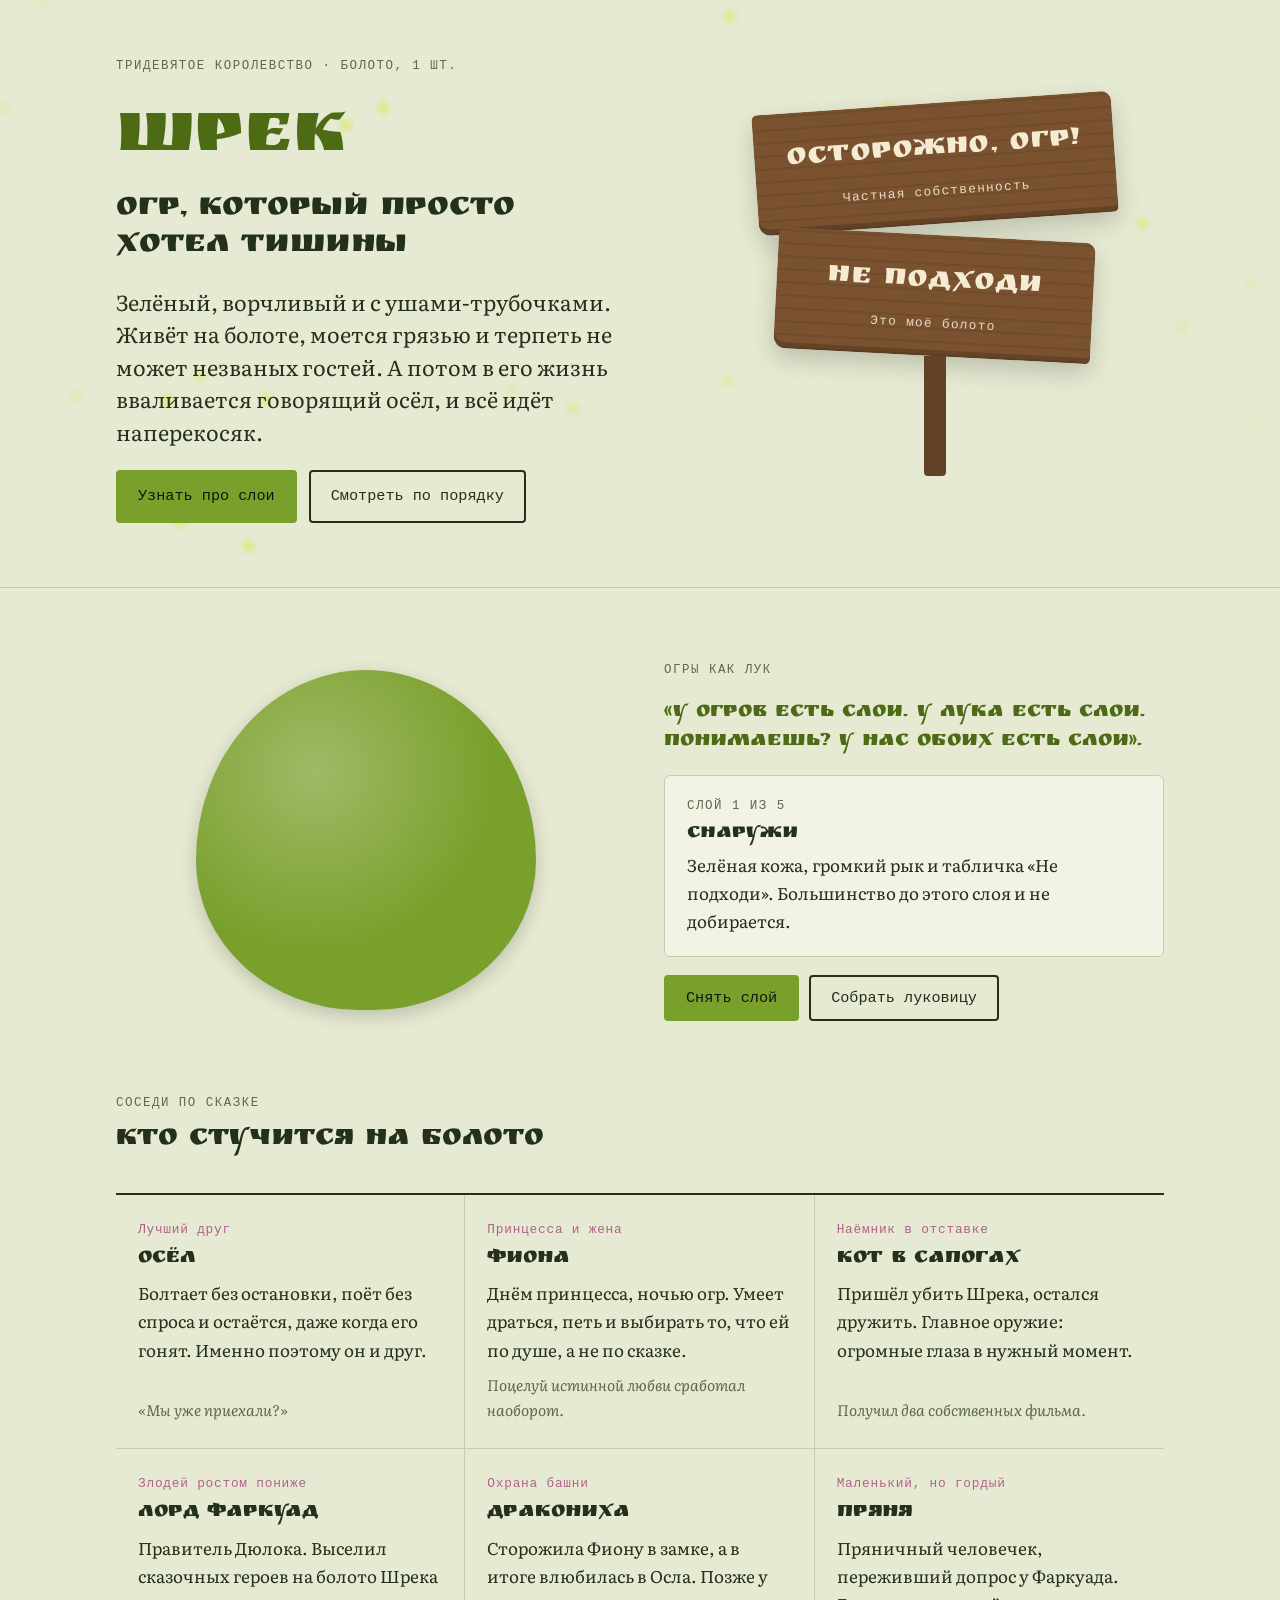
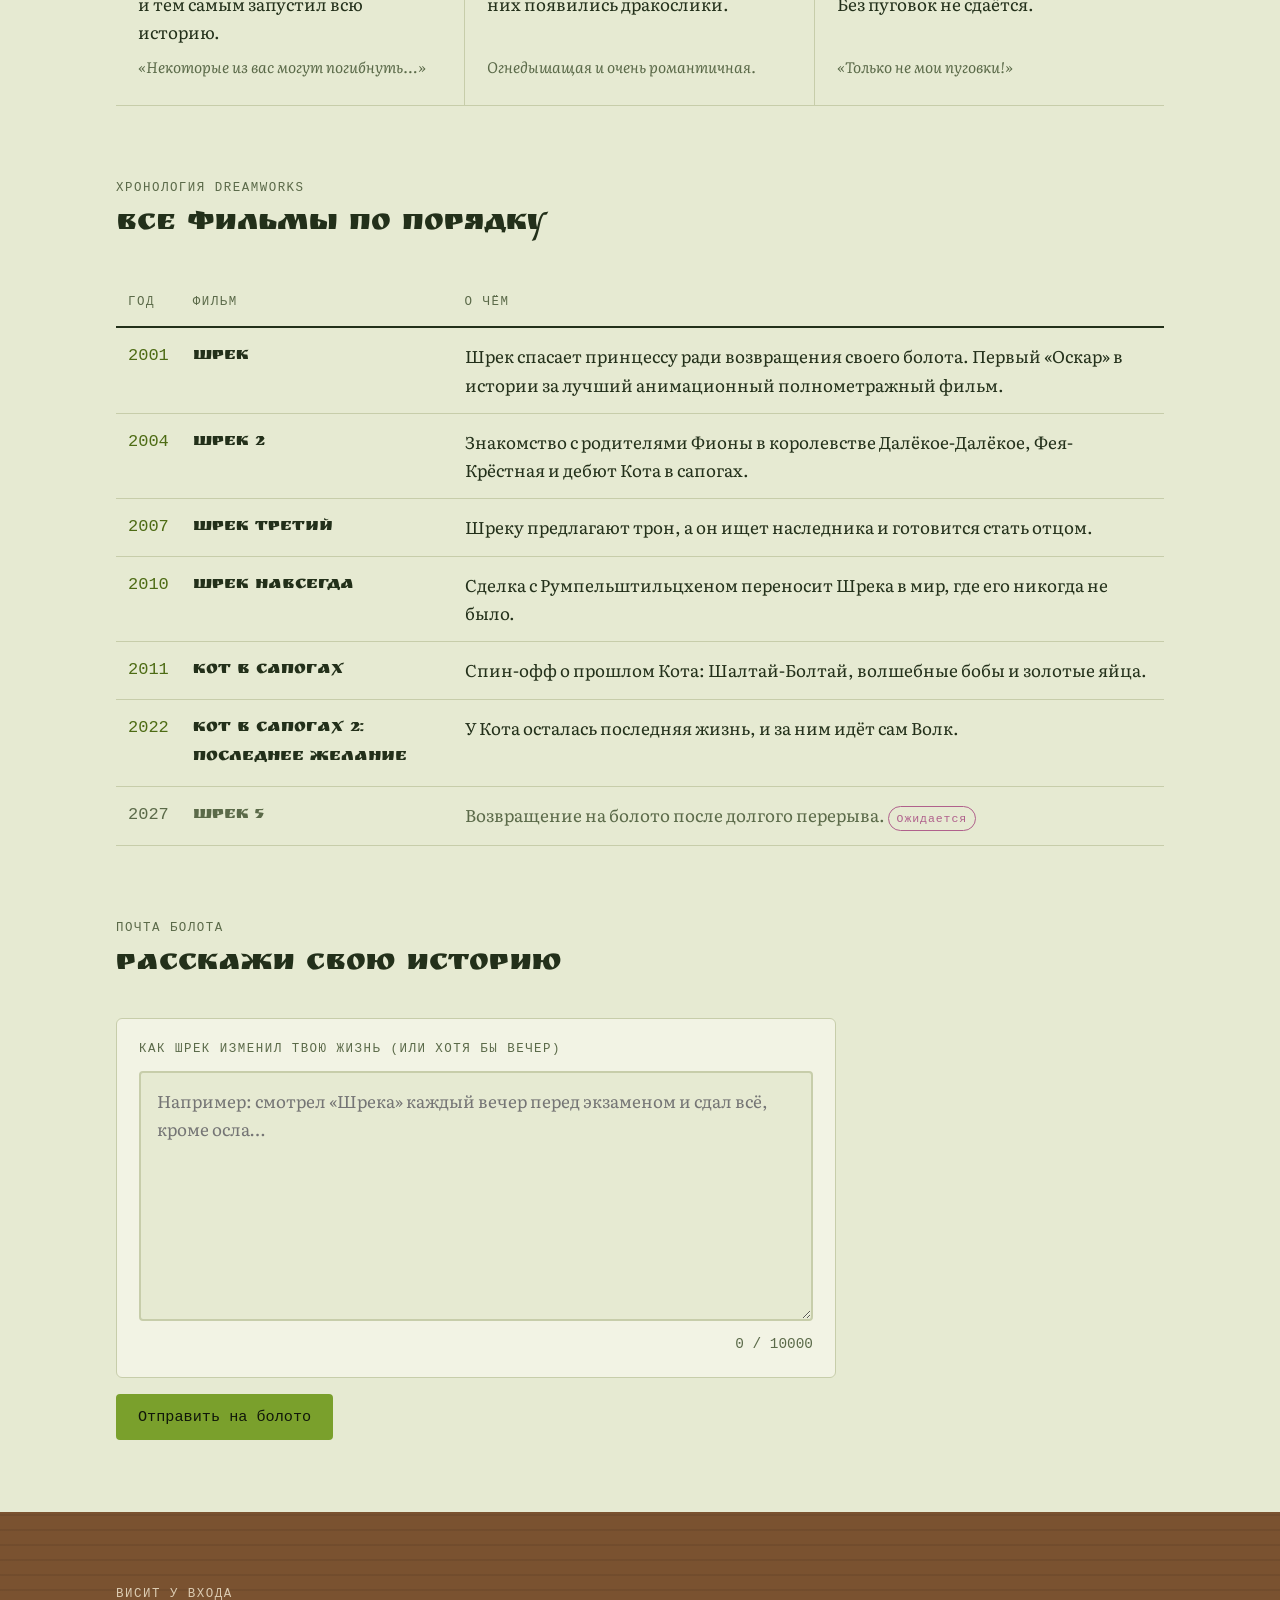
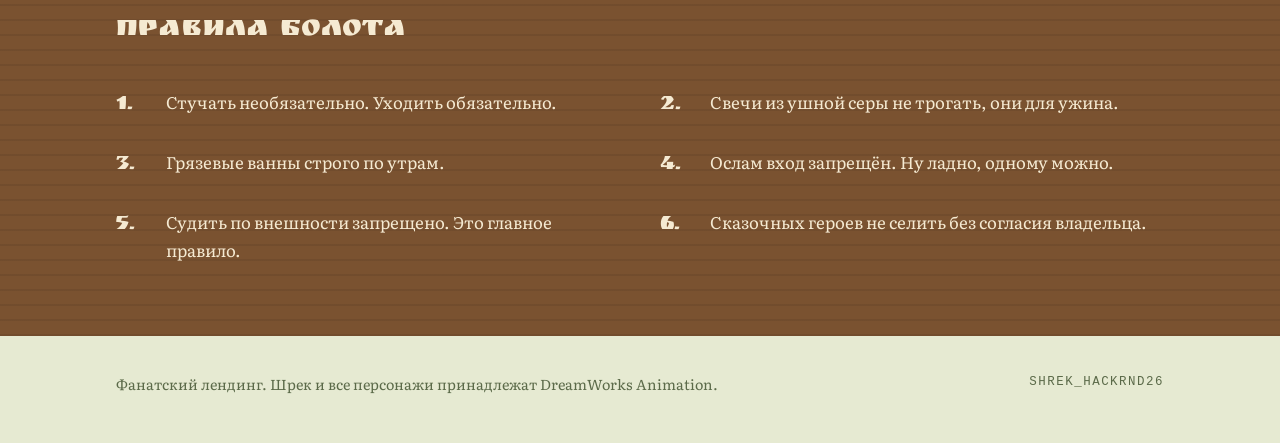
<file: index.html>
<!doctype html>
<html lang="ru">
<head>
<meta charset="utf-8">
<meta name="viewport" content="width=device-width, initial-scale=1, viewport-fit=cover">
<title>Болото Шрека</title>
<meta name="claude:viewport-fit-sides" content="cover">
<meta name="description" content="Лендинг о Шреке: болото, слои, друзья и все фильмы франшизы.">
<link rel="preconnect" href="https://fonts.googleapis.com">
<link rel="preconnect" href="https://fonts.gstatic.com" crossorigin>
<link rel="stylesheet" href="https://fonts.googleapis.com/css2?family=Ruslan+Display&family=Literata:ital,opsz,wght@0,7..72,400;0,7..72,600;1,7..72,400&family=PT+Mono&display=swap">
<style>
/* Layout: a walk into the swamp — a wooden-sign hero, a peelable onion, a row of neighbours, and a ledger of films. */
:root {
  --bg: #e6ead2;          /* pale bog moss */
  --surface: #f2f3e4;     /* dry reed */
  --fg: #23301a;          /* deep peat */
  --muted: #5b6a49;       /* lichen */
  --ogre: #7aa02c;        /* ogre skin */
  --ogre-deep: #4d6b14;
  --wood: #7a5230;        /* signpost plank */
  --wood-fg: #f5ead2;
  --onion: #b0618c;       /* red onion */
  --line: #c7cdaa;
  --font-display: "Ruslan Display", "Georgia", serif;
  --font-body: "Literata", "Georgia", "Times New Roman", serif;
  --font-mono: "PT Mono", ui-monospace, "Courier New", monospace;
  --step-0: 1.0625rem;
  --step-1: 1.35rem;
  --step-2: 1.9rem;
  --step-3: clamp(2.4rem, 7vw, 4.6rem);
}
@media (prefers-color-scheme: dark) {
  :root:not([data-theme="light"]) {
    --bg: #141a10; --surface: #1d2617; --fg: #e3e8cf; --muted: #9caa84;
    --ogre: #9cc548; --ogre-deep: #b9dc6c; --wood: #8a6038; --wood-fg: #fbf0d8;
    --onion: #d68ab2; --line: #33402a; color-scheme: dark;
  }
}
:root[data-theme="dark"] {
  --bg: #141a10; --surface: #1d2617; --fg: #e3e8cf; --muted: #9caa84;
  --ogre: #9cc548; --ogre-deep: #b9dc6c; --wood: #8a6038; --wood-fg: #fbf0d8;
  --onion: #d68ab2; --line: #33402a; color-scheme: dark;
}

* { box-sizing: border-box; }
html { scroll-behavior: smooth; }
@media (prefers-reduced-motion: reduce) { html { scroll-behavior: auto; } }
body {
  margin: 0;
  background: var(--bg);
  color: var(--fg);
  font: 400 var(--step-0)/1.65 var(--font-body);
}
.wrap {
  max-width: 1080px;
  margin: 0 auto;
  padding-left: max(16px, env(safe-area-inset-left, 0px));
  padding-right: max(16px, env(safe-area-inset-right, 0px));
}
h1, h2, h3 { font-family: var(--font-display); font-weight: 400; line-height: 1.1; text-wrap: balance; margin: 0; }
h2 { font-size: var(--step-2); }
p { margin: 0; max-width: 62ch; }
.label {
  font-family: var(--font-mono);
  font-size: .78rem;
  letter-spacing: .12em;
  text-transform: uppercase;
  color: var(--muted);
}
a { color: var(--ogre-deep); }
:focus-visible { outline: 3px solid var(--onion); outline-offset: 3px; }

/* ---------- Hero ---------- */
.hero { position: relative; overflow: hidden; border-bottom: 1px solid var(--line); }
#fireflies { position: absolute; inset: 0; width: 100%; height: 100%; pointer-events: none; }
.hero .wrap {
  position: relative;
  display: grid;
  grid-template-columns: minmax(0, 1.2fr) minmax(0, 1fr);
  align-items: center;
  gap: 40px;
  padding-block: 56px 64px;
}
.hero-copy { display: grid; gap: 22px; min-width: 0; }
.hero h1 { font-size: var(--step-3); color: var(--ogre-deep); }
.hero h1 span { display: block; color: var(--fg); font-size: .45em; margin-top: .35em; }
.hero p { font-size: var(--step-1); line-height: 1.5; }
.cta-row { display: flex; flex-wrap: wrap; gap: 12px; }
.btn {
  display: inline-block;
  font-family: var(--font-mono);
  font-size: .95rem;
  text-decoration: none;
  padding: 12px 20px;
  border-radius: 4px;
  border: 2px solid var(--fg);
  color: var(--fg);
  background: transparent;
  cursor: pointer;
  transition: transform .15s ease, background .15s ease;
}
.btn:hover { transform: translateY(-2px); }
.btn.primary { background: var(--ogre); border-color: var(--ogre); color: #10170a; }

/* Signpost */
.sign { justify-self: center; display: grid; justify-items: center; width: min(100%, 360px); }
.plank {
  width: 100%;
  background: var(--wood);
  color: var(--wood-fg);
  font-family: var(--font-display);
  text-align: center;
  padding: 22px 18px;
  border-radius: 6px 10px 5px 12px;
  box-shadow: inset 0 -6px 0 rgba(0,0,0,.18), 0 10px 24px rgba(0,0,0,.18);
  transform: rotate(-4deg);
  background-image: repeating-linear-gradient(0deg, rgba(0,0,0,.08) 0 2px, transparent 2px 13px);
}
.plank + .plank { transform: rotate(3deg); margin-top: 10px; width: 88%; }
.plank strong { display: block; font-size: 1.9rem; font-weight: 400; letter-spacing: .04em; }
.plank small { display: block; font-family: var(--font-mono); font-size: .8rem; letter-spacing: .1em; margin-top: 6px; opacity: .9; }
.post { width: 22px; height: 120px; background: var(--wood); filter: brightness(.8); border-radius: 0 0 4px 4px; }

/* ---------- Sections ---------- */
section { padding-block: 72px; }
.section-head { display: grid; gap: 10px; margin-bottom: 36px; }

/* Onion */
.onion-grid {
  display: grid;
  grid-template-columns: minmax(0, 1fr) minmax(0, 1fr);
  gap: 48px;
  align-items: center;
}
.onion-stage { display: grid; place-items: center; }
.onion {
  position: relative;
  width: min(100%, 340px);
  aspect-ratio: 1;
  max-width: 100%;
  border: 0;
  padding: 0;
  background: none;
  cursor: pointer;
}
.layer {
  position: absolute;
  border-radius: 50% 50% 48% 48% / 56% 56% 44% 44%;
  transition: transform .45s cubic-bezier(.3,1.4,.5,1), opacity .35s ease;
  display: grid;
  place-items: center;
}
.layer.peeled { transform: scale(1.25) rotate(14deg); opacity: 0; pointer-events: none; }
.core {
  font-family: var(--font-display);
  color: var(--wood-fg);
  font-size: 1.1rem;
  text-align: center;
  line-height: 1.2;
  padding: 10px;
}
.onion-text { display: grid; gap: 18px; min-width: 0; }
.quote {
  font-family: var(--font-display);
  font-size: var(--step-1);
  line-height: 1.35;
  color: var(--ogre-deep);
}
.layer-card {
  background: var(--surface);
  border: 1px solid var(--line);
  border-radius: 6px;
  padding: 20px 22px;
  display: grid;
  gap: 6px;
  min-height: 140px;
}
.layer-card h3 { font-size: 1.3rem; }
.layer-controls { display: flex; flex-wrap: wrap; gap: 10px; align-items: center; }
.counter { font-family: var(--font-mono); font-size: .9rem; color: var(--muted); font-variant-numeric: tabular-nums; }

/* Neighbours */
.cast {
  display: grid;
  grid-template-columns: repeat(3, minmax(0, 1fr));
  gap: 0;
  border-top: 2px solid var(--fg);
}
.cast article {
  display: grid;
  grid-template-rows: auto auto 1fr auto;
  gap: 8px;
  padding: 24px 22px 26px;
  border-bottom: 1px solid var(--line);
}
.cast article:not(:nth-child(3n)) { border-right: 1px solid var(--line); }
.cast h3 { font-size: 1.35rem; }
.cast .role { font-family: var(--font-mono); font-size: .8rem; color: var(--onion); letter-spacing: .06em; }
.cast .line { font-style: italic; color: var(--muted); font-size: .95rem; }

/* Films ledger */
.ledger-scroll { overflow-x: auto; }
table { width: 100%; border-collapse: collapse; min-width: 560px; }
th, td { text-align: left; padding: 14px 12px; border-bottom: 1px solid var(--line); vertical-align: top; }
th { font-family: var(--font-mono); font-weight: 400; font-size: .78rem; letter-spacing: .12em; text-transform: uppercase; color: var(--muted); border-bottom: 2px solid var(--fg); }
td.year { font-family: var(--font-mono); font-variant-numeric: tabular-nums; color: var(--ogre-deep); white-space: nowrap; }
td.title { font-family: var(--font-display); font-size: 1.1rem; }
tr.upcoming td { color: var(--muted); }
.badge {
  display: inline-block;
  font-family: var(--font-mono);
  font-size: .72rem;
  letter-spacing: .08em;
  padding: 2px 8px;
  border-radius: 999px;
  border: 1px solid var(--onion);
  color: var(--onion);
  white-space: nowrap;
}

/* Stories form */
.story-form { max-width: 720px; }
.story-card {
  background: var(--surface);
  border: 1px solid var(--line);
  border-radius: 6px;
  padding: 20px 22px;
  display: grid;
  gap: 12px;
}
.story-card textarea {
  width: 100%;
  resize: vertical;
  min-height: 160px;
  padding: 14px 16px;
  border: 2px solid var(--line);
  border-radius: 4px;
  background: var(--bg);
  color: var(--fg);
  font: 400 var(--step-0)/1.6 var(--font-body);
}
.story-card textarea:focus-visible { outline: 3px solid var(--onion); outline-offset: 2px; }
.story-meta { display: flex; justify-content: flex-end; }
.story-actions { display: flex; flex-wrap: wrap; align-items: center; gap: 14px; margin-top: 16px; }
.story-status { font-family: var(--font-mono); font-size: .9rem; color: var(--muted); }
.story-status.ok { color: var(--ogre-deep); }
.story-status.err { color: var(--onion); }
.btn[disabled] { opacity: .55; cursor: wait; transform: none; }

/* Rules of the swamp */
.rules {
  background: var(--wood);
  color: var(--wood-fg);
  background-image: repeating-linear-gradient(0deg, rgba(0,0,0,.07) 0 2px, transparent 2px 15px);
}
.rules h2 { color: var(--wood-fg); }
.rules .label { color: var(--wood-fg); opacity: .8; }
.rules ol { margin: 0; padding: 0; list-style: none; counter-reset: r; display: grid; grid-template-columns: repeat(2, minmax(0, 1fr)); gap: 18px 40px; }
.rules li { counter-increment: r; display: grid; grid-template-columns: 2.4rem 1fr; gap: 12px; align-items: baseline; font-size: 1.05rem; }
.rules li::before { content: counter(r) "."; font-family: var(--font-display); font-size: 1.6rem; }

footer { padding-block: 36px 48px; }
footer .wrap { display: flex; flex-wrap: wrap; gap: 12px 24px; justify-content: space-between; color: var(--muted); font-size: .9rem; }

@media (max-width: 760px) {
  .hero .wrap, .onion-grid { grid-template-columns: minmax(0, 1fr); }
  .sign { order: -1; width: min(100%, 280px); }
  .post { height: 60px; }
  .cast { grid-template-columns: minmax(0, 1fr); }
  .cast article:not(:nth-child(3n)) { border-right: 0; }
  .rules ol { grid-template-columns: minmax(0, 1fr); }
  section { padding-block: 52px; }
}
@media (min-width: 761px) and (max-width: 960px) {
  .cast { grid-template-columns: repeat(2, minmax(0, 1fr)); }
  .cast article:not(:nth-child(3n)) { border-right: 0; }
  .cast article:nth-child(odd) { border-right: 1px solid var(--line); }
}
@media (prefers-reduced-motion: reduce) {
  .layer, .btn { transition: none; }
}
</style>
</head>
<body>

<header class="hero">
  <canvas id="fireflies" aria-hidden="true"></canvas>
  <div class="wrap">
    <div class="hero-copy">
      <span class="label">Тридевятое королевство · болото, 1 шт.</span>
      <h1>Шрек<span>Огр, который просто хотел тишины</span></h1>
      <p>Зелёный, ворчливый и с ушами-трубочками. Живёт на болоте, моется грязью и терпеть не может незваных гостей. А потом в его жизнь вваливается говорящий осёл, и всё идёт наперекосяк.</p>
      <div class="cta-row">
        <a class="btn primary" href="#layers">Узнать про слои</a>
        <a class="btn" href="#films">Смотреть по порядку</a>
      </div>
    </div>
    <div class="sign" aria-label="Табличка у болота">
      <div class="plank"><strong>Осторожно, огр!</strong><small>Частная собственность</small></div>
      <div class="plank"><strong>Не подходи</strong><small>Это моё болото</small></div>
      <div class="post"></div>
    </div>
  </div>
</header>

<main>
  <section id="layers">
    <div class="wrap onion-grid">
      <div class="onion-stage">
        <button class="onion" id="onion" type="button" aria-label="Снять слой с луковицы"></button>
      </div>
      <div class="onion-text">
        <span class="label">Огры как лук</span>
        <p class="quote">«У огров есть слои. У лука есть слои. Понимаешь? У нас обоих есть слои».</p>
        <div class="layer-card" aria-live="polite">
          <span class="label" id="layer-label">Слой 1 из 5</span>
          <h3 id="layer-title">Снаружи</h3>
          <p id="layer-text">Зелёная кожа, громкий рык и табличка «Не подходи». Большинство до этого слоя и не добирается.</p>
        </div>
        <div class="layer-controls">
          <button class="btn primary" id="peel" type="button">Снять слой</button>
          <button class="btn" id="reset" type="button">Собрать луковицу</button>
        </div>
      </div>
    </div>
  </section>

  <section id="friends" style="padding-top:0">
    <div class="wrap">
      <div class="section-head">
        <span class="label">Соседи по сказке</span>
        <h2>Кто стучится на болото</h2>
      </div>
      <div class="cast">
        <article>
          <span class="role">Лучший друг</span>
          <h3>Осёл</h3>
          <p>Болтает без остановки, поёт без спроса и остаётся, даже когда его гонят. Именно поэтому он и друг.</p>
          <p class="line">«Мы уже приехали?»</p>
        </article>
        <article>
          <span class="role">Принцесса и жена</span>
          <h3>Фиона</h3>
          <p>Днём принцесса, ночью огр. Умеет драться, петь и выбирать то, что ей по душе, а не по сказке.</p>
          <p class="line">Поцелуй истинной любви сработал наоборот.</p>
        </article>
        <article>
          <span class="role">Наёмник в отставке</span>
          <h3>Кот в сапогах</h3>
          <p>Пришёл убить Шрека, остался дружить. Главное оружие: огромные глаза в нужный момент.</p>
          <p class="line">Получил два собственных фильма.</p>
        </article>
        <article>
          <span class="role">Злодей ростом пониже</span>
          <h3>Лорд Фаркуад</h3>
          <p>Правитель Дюлока. Выселил сказочных героев на болото Шрека и тем самым запустил всю историю.</p>
          <p class="line">«Некоторые из вас могут погибнуть…»</p>
        </article>
        <article>
          <span class="role">Охрана башни</span>
          <h3>Дракониха</h3>
          <p>Сторожила Фиону в замке, а в итоге влюбилась в Осла. Позже у них появились дракослики.</p>
          <p class="line">Огнедышащая и очень романтичная.</p>
        </article>
        <article>
          <span class="role">Маленький, но гордый</span>
          <h3>Пряня</h3>
          <p>Пряничный человечек, переживший допрос у Фаркуада. Без пуговок не сдаётся.</p>
          <p class="line">«Только не мои пуговки!»</p>
        </article>
      </div>
    </div>
  </section>

  <section id="films" style="padding-top:0">
    <div class="wrap">
      <div class="section-head">
        <span class="label">Хронология DreamWorks</span>
        <h2>Все фильмы по порядку</h2>
      </div>
      <div class="ledger-scroll">
        <table>
          <thead>
            <tr><th>Год</th><th>Фильм</th><th>О чём</th></tr>
          </thead>
          <tbody>
            <tr><td class="year">2001</td><td class="title">Шрек</td><td>Шрек спасает принцессу ради возвращения своего болота. Первый «Оскар» в истории за лучший анимационный полнометражный фильм.</td></tr>
            <tr><td class="year">2004</td><td class="title">Шрек 2</td><td>Знакомство с родителями Фионы в королевстве Далёкое-Далёкое, Фея-Крёстная и дебют Кота в сапогах.</td></tr>
            <tr><td class="year">2007</td><td class="title">Шрек Третий</td><td>Шреку предлагают трон, а он ищет наследника и готовится стать отцом.</td></tr>
            <tr><td class="year">2010</td><td class="title">Шрек навсегда</td><td>Сделка с Румпельштильцхеном переносит Шрека в мир, где его никогда не было.</td></tr>
            <tr><td class="year">2011</td><td class="title">Кот в сапогах</td><td>Спин-офф о прошлом Кота: Шалтай-Болтай, волшебные бобы и золотые яйца.</td></tr>
            <tr><td class="year">2022</td><td class="title">Кот в сапогах 2: Последнее желание</td><td>У Кота осталась последняя жизнь, и за ним идёт сам Волк.</td></tr>
            <tr class="upcoming"><td class="year">2027</td><td class="title">Шрек 5</td><td>Возвращение на болото после долгого перерыва. <span class="badge">Ожидается</span></td></tr>
          </tbody>
        </table>
      </div>
    </div>
  </section>

  <section id="stories" style="padding-top:0">
    <div class="wrap">
      <div class="section-head">
        <span class="label">Почта болота</span>
        <h2>Расскажи свою историю</h2>
      </div>
      <form class="story-form" id="story-form" novalidate>
        <div class="story-card">
          <label class="label" for="story-text">Как Шрек изменил твою жизнь (или хотя бы вечер)</label>
          <textarea id="story-text" name="story" rows="8" maxlength="10000" required
            placeholder="Например: смотрел «Шрека» каждый вечер перед экзаменом и сдал всё, кроме осла…"></textarea>
          <div class="story-meta">
            <span class="counter" id="story-count">0 / 10000</span>
          </div>
        </div>
        <div class="story-actions">
          <button class="btn primary" id="story-submit" type="submit">Отправить на болото</button>
          <span class="story-status" id="story-status" role="status" aria-live="polite"></span>
        </div>
      </form>
    </div>
  </section>

  <section class="rules">
    <div class="wrap">
      <div class="section-head">
        <span class="label">Висит у входа</span>
        <h2>Правила болота</h2>
      </div>
      <ol>
        <li>Стучать необязательно. Уходить обязательно.</li>
        <li>Свечи из ушной серы не трогать, они для ужина.</li>
        <li>Грязевые ванны строго по утрам.</li>
        <li>Ослам вход запрещён. Ну ладно, одному можно.</li>
        <li>Судить по внешности запрещено. Это главное правило.</li>
        <li>Сказочных героев не селить без согласия владельца.</li>
      </ol>
    </div>
  </section>
</main>

<footer>
  <div class="wrap">
    <span>Фанатский лендинг. Шрек и все персонажи принадлежат DreamWorks Animation.</span>
    <span class="label">shrek_hackrnd26</span>
  </div>
</footer>

<script>
(function () {
  // Onion: five concentric layers, outermost first
  var layers = [
    { t: "Снаружи", d: "Зелёная кожа, громкий рык и табличка «Не подходи». Большинство до этого слоя и не добирается.", c: "#7aa02c" },
    { t: "Сарказм", d: "Шутит, чтобы никто не подошёл слишком близко. Работает почти на всех, кроме Осла.", c: "#8f7a3a" },
    { t: "Обида", d: "Всю жизнь люди видели в нём чудовище с вилами наготове. Проще было поверить им и спрятаться.", c: "#a0655e" },
    { t: "Верность", d: "Если ты его друг, он пойдёт за тебя в замок к дракону. Неохотно, но пойдёт.", c: "#b0618c" },
    { t: "Сердце", d: "Огр, который хочет, чтобы его просто приняли таким, какой он есть. Как и все мы.", c: "#7a5230" }
  ];
  var onion = document.getElementById("onion");
  var els = layers.map(function (l, i) {
    var el = document.createElement("div");
    el.className = "layer";
    var inset = i * 10;
    el.style.inset = inset + "%";
    el.style.background = "radial-gradient(circle at 35% 30%, rgba(255,255,255,.28), transparent 55%), " + l.c;
    el.style.boxShadow = "0 6px 18px rgba(0,0,0,.18)";
    if (i === layers.length - 1) el.innerHTML = '<span class="core">Просто<br>огр</span>';
    onion.appendChild(el);
    return el;
  });
  // outermost layer must sit on top
  els.forEach(function (el, i) { el.style.zIndex = String(layers.length - i); });
  var peeled = 0;
  var label = document.getElementById("layer-label");
  var title = document.getElementById("layer-title");
  var text = document.getElementById("layer-text");
  var peelBtn = document.getElementById("peel");
  function render() {
    els.forEach(function (el, i) { el.classList.toggle("peeled", i < peeled); });
    var l = layers[peeled];
    label.textContent = "Слой " + (peeled + 1) + " из " + layers.length;
    title.textContent = l.t;
    text.textContent = l.d;
    peelBtn.disabled = peeled >= layers.length - 1;
    peelBtn.textContent = peelBtn.disabled ? "Это последний слой" : "Снять слой";
  }
  function peel() { if (peeled < layers.length - 1) { peeled++; render(); } }
  onion.addEventListener("click", peel);
  peelBtn.addEventListener("click", peel);
  document.getElementById("reset").addEventListener("click", function () { peeled = 0; render(); });
  render();

  // Fireflies over the swamp
  var canvas = document.getElementById("fireflies");
  var ctx = canvas.getContext("2d");
  var reduce = window.matchMedia("(prefers-reduced-motion: reduce)").matches;
  var flies = [];
  function size() {
    var r = canvas.getBoundingClientRect();
    var dpr = window.devicePixelRatio || 1;
    canvas.width = r.width * dpr; canvas.height = r.height * dpr;
    ctx.setTransform(dpr, 0, 0, dpr, 0, 0);
    flies = [];
    var n = Math.round(r.width / 40);
    for (var i = 0; i < n; i++) flies.push({ x: Math.random() * r.width, y: Math.random() * r.height, a: Math.random() * 6.28, s: .2 + Math.random() * .4, p: Math.random() * 6.28 });
  }
  function draw(t) {
    var w = canvas.clientWidth, h = canvas.clientHeight;
    ctx.clearRect(0, 0, w, h);
    flies.forEach(function (f) {
      if (!reduce) {
        f.a += (Math.random() - .5) * .2;
        f.x = (f.x + Math.cos(f.a) * f.s + w) % w;
        f.y = (f.y + Math.sin(f.a) * f.s + h) % h;
      }
      var glow = .35 + .35 * Math.sin(t / 600 + f.p);
      var g = ctx.createRadialGradient(f.x, f.y, 0, f.x, f.y, 10);
      g.addColorStop(0, "rgba(214, 232, 96," + glow + ")");
      g.addColorStop(1, "rgba(214, 232, 96, 0)");
      ctx.fillStyle = g;
      ctx.beginPath(); ctx.arc(f.x, f.y, 10, 0, 6.28); ctx.fill();
    });
    if (!reduce) requestAnimationFrame(draw);
  }
  size();
  window.addEventListener("resize", size);
  requestAnimationFrame(draw);

  // Stories: send plaintext to the swamp server
  var form = document.getElementById("story-form");
  var textarea = document.getElementById("story-text");
  var countEl = document.getElementById("story-count");
  var statusEl = document.getElementById("story-status");
  var submitBtn = document.getElementById("story-submit");

  function setStatus(msg, cls) {
    statusEl.textContent = msg;
    statusEl.className = "story-status" + (cls ? " " + cls : "");
  }

  textarea.addEventListener("input", function () {
    countEl.textContent = textarea.value.length + " / 10000";
  });

  form.addEventListener("submit", function (e) {
    e.preventDefault();
    var story = textarea.value.trim();
    if (!story) { setStatus("Осёл считает, что история пустая. Напиши хоть что-нибудь.", "err"); return; }
    submitBtn.disabled = true;
    setStatus("Отправляем…");
    fetch("/api/stories", {
      method: "POST",
      headers: { "Content-Type": "application/json" },
      body: JSON.stringify({ story: story })
    })
      .then(function (res) {
        if (!res.ok) return res.json().then(function (d) { throw new Error(d.detail || "Ошибка сервера"); });
        return res.json();
      })
      .then(function (data) {
        setStatus("Готово! История лежит на болоте: " + data.file, "ok");
        textarea.value = "";
        countEl.textContent = "0 / 10000";
      })
      .catch(function (err) {
        setStatus("Не долетело: " + err.message, "err");
      })
      .finally(function () {
        submitBtn.disabled = false;
      });
  });
})();
</script>
</body>
</html>
</file>
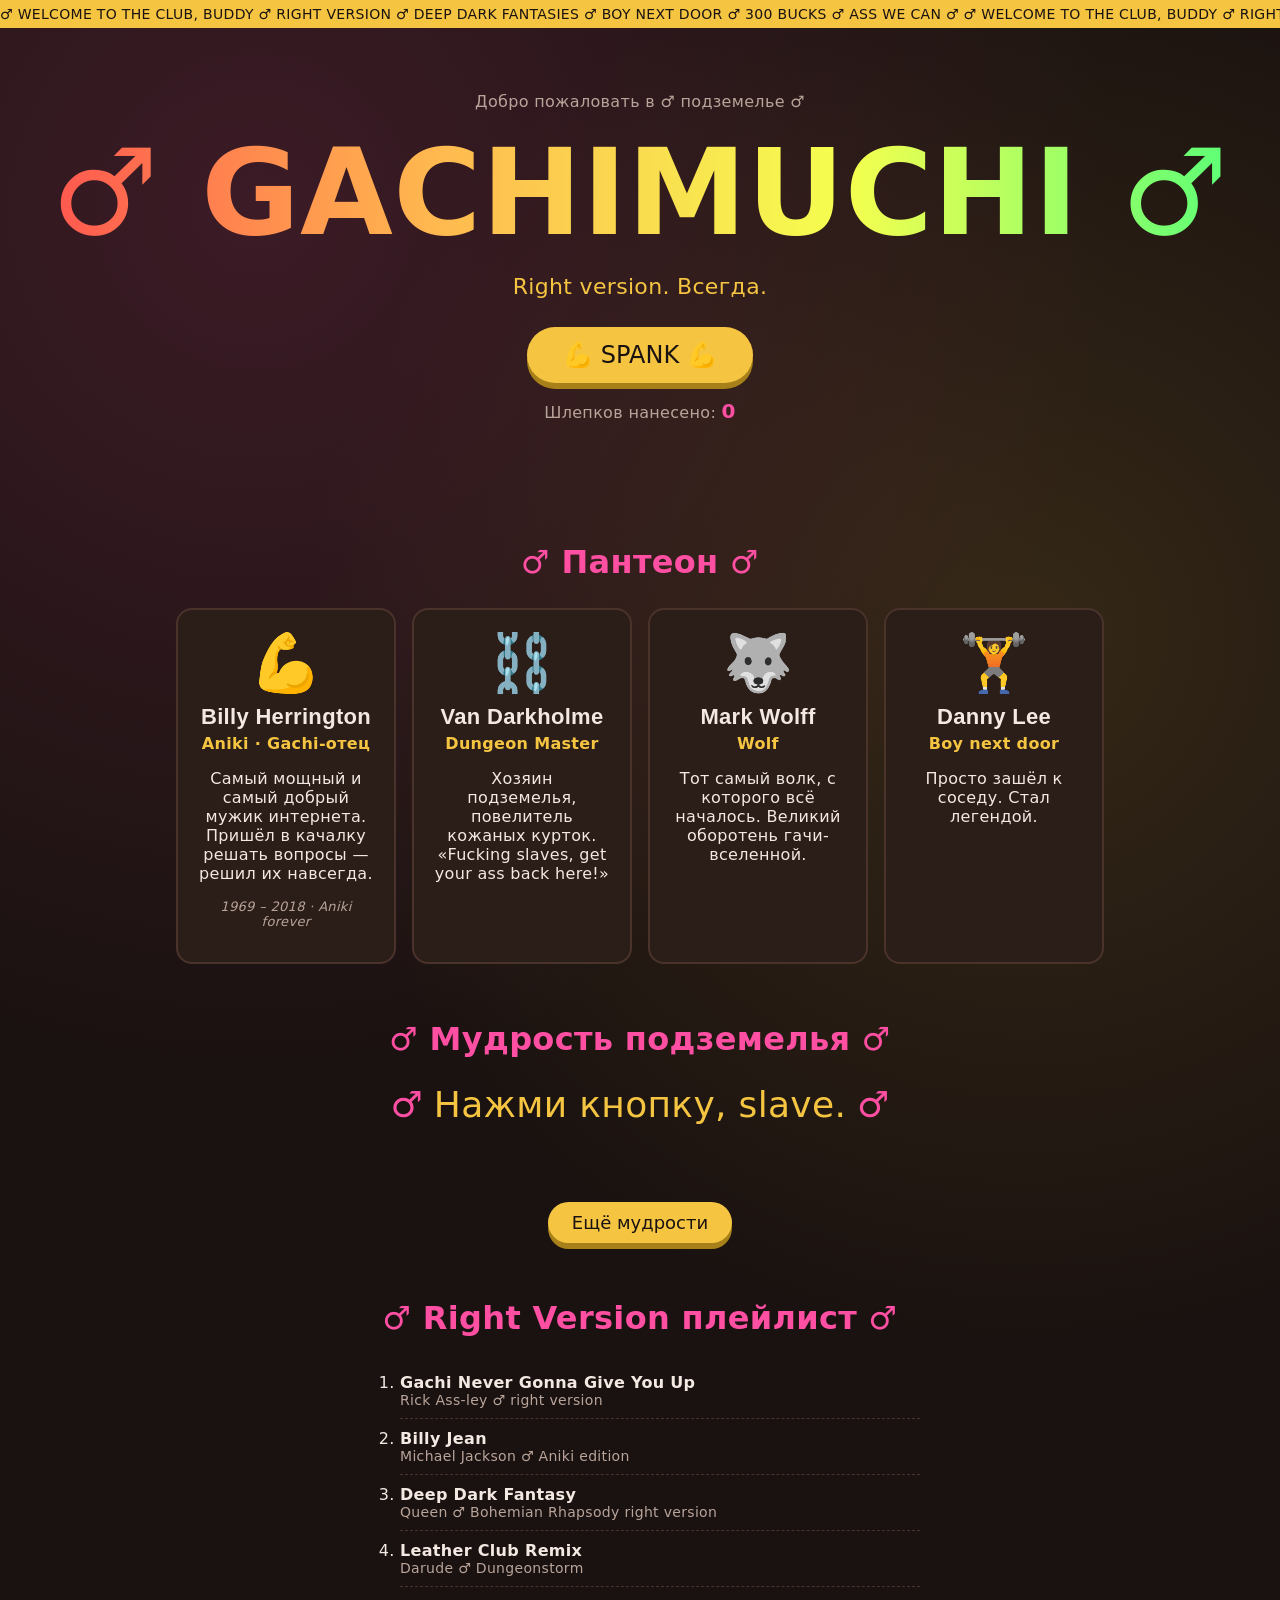
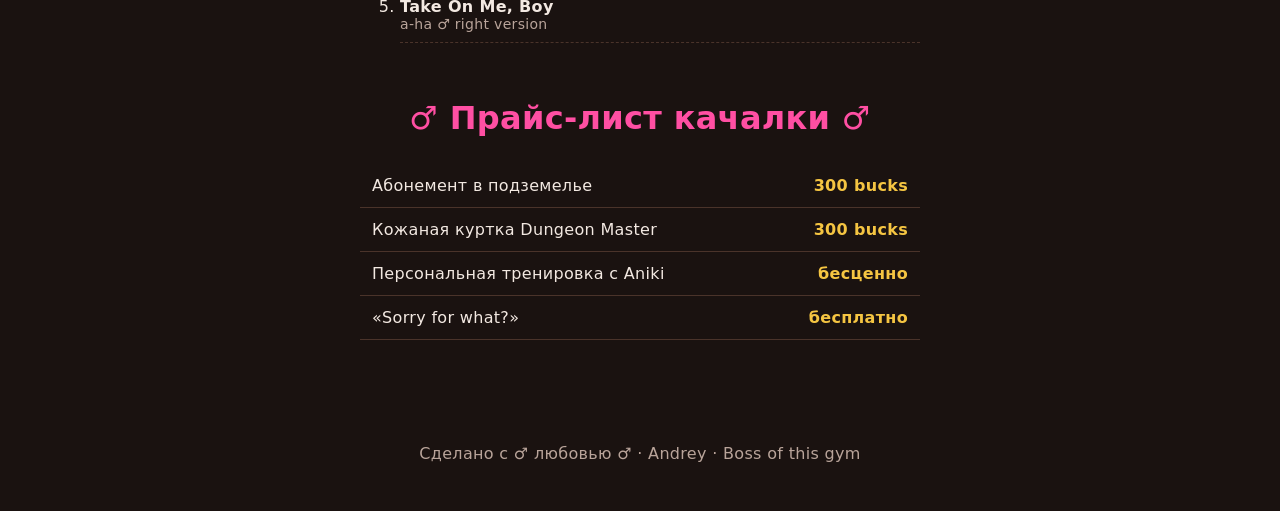
<file: andrey/index.html>
<!doctype html>
<html lang="ru">
<head>
  <meta charset="utf-8">
  <meta name="viewport" content="width=device-width, initial-scale=1">
  <title>♂ Gachimuchi ♂</title>
  <link rel="stylesheet" href="style.css">
</head>
<body>
  <div class="marquee"><span>♂ WELCOME TO THE CLUB, BUDDY ♂ RIGHT VERSION ♂ DEEP DARK FANTASIES ♂ BOY NEXT DOOR ♂ 300 BUCKS ♂ ASS WE CAN ♂&nbsp;</span><span aria-hidden="true">♂ WELCOME TO THE CLUB, BUDDY ♂ RIGHT VERSION ♂ DEEP DARK FANTASIES ♂ BOY NEXT DOOR ♂ 300 BUCKS ♂ ASS WE CAN ♂&nbsp;</span></div>

  <header class="hero">
    <p class="kicker">Добро пожаловать в ♂ подземелье ♂</p>
    <h1><span class="male">♂</span> GACHIMUCHI <span class="male">♂</span></h1>
    <p class="sub">Right version. Всегда.</p>
    <button id="spank" class="btn">💪 SPANK 💪</button>
    <p class="counter">Шлепков нанесено: <b id="count">0</b></p>
  </header>

  <main>
    <section>
      <h2>♂ Пантеон ♂</h2>
      <div class="cards">
        <article class="card">
          <div class="avatar">💪</div>
          <h3>Billy Herrington</h3>
          <p class="role">Aniki · Gachi-отец</p>
          <p>Самый мощный и самый добрый мужик интернета. Пришёл в качалку решать вопросы — решил их навсегда.</p>
          <p class="rip">1969 – 2018 · Aniki forever</p>
        </article>
        <article class="card">
          <div class="avatar">⛓️</div>
          <h3>Van Darkholme</h3>
          <p class="role">Dungeon Master</p>
          <p>Хозяин подземелья, повелитель кожаных курток. «Fucking slaves, get your ass back here!»</p>
        </article>
        <article class="card">
          <div class="avatar">🐺</div>
          <h3>Mark Wolff</h3>
          <p class="role">Wolf</p>
          <p>Тот самый волк, с которого всё началось. Великий оборотень гачи-вселенной.</p>
        </article>
        <article class="card">
          <div class="avatar">🏋️</div>
          <h3>Danny Lee</h3>
          <p class="role">Boy next door</p>
          <p>Просто зашёл к соседу. Стал легендой.</p>
        </article>
      </div>
    </section>

    <section>
      <h2>♂ Мудрость подземелья ♂</h2>
      <blockquote id="quote">Нажми кнопку, slave.</blockquote>
      <button id="next-quote" class="btn small">Ещё мудрости</button>
    </section>

    <section>
      <h2>♂ Right Version плейлист ♂</h2>
      <ol class="playlist">
        <li><b>Gachi Never Gonna Give You Up</b><span>Rick Ass-ley ♂ right version</span></li>
        <li><b>Billy Jean</b><span>Michael Jackson ♂ Aniki edition</span></li>
        <li><b>Deep Dark Fantasy</b><span>Queen ♂ Bohemian Rhapsody right version</span></li>
        <li><b>Leather Club Remix</b><span>Darude ♂ Dungeonstorm</span></li>
        <li><b>Take On Me, Boy</b><span>a-ha ♂ right version</span></li>
      </ol>
    </section>

    <section>
      <h2>♂ Прайс-лист качалки ♂</h2>
      <table class="price">
        <tr><td>Абонемент в подземелье</td><td>300 bucks</td></tr>
        <tr><td>Кожаная куртка Dungeon Master</td><td>300 bucks</td></tr>
        <tr><td>Персональная тренировка с Aniki</td><td>бесценно</td></tr>
        <tr><td>«Sorry for what?»</td><td>бесплатно</td></tr>
      </table>
    </section>
  </main>

  <footer>
    <p>Сделано с ♂ любовью ♂ · Andrey · Boss of this gym</p>
  </footer>

  <script src="script.js"></script>
</body>
</html>
</file>
<file: andrey/style.css>
:root {
  --leather: #1a1210;
  --leather-2: #2b1d18;
  --gold: #f5c542;
  --pink: #ff4fa3;
  --text: #f3e9e2;
  --muted: #b9a49a;
}

* { box-sizing: border-box; }

body {
  margin: 0;
  background:
    radial-gradient(circle at 20% 10%, rgba(255, 79, 163, .15), transparent 40%),
    radial-gradient(circle at 80% 30%, rgba(245, 197, 66, .12), transparent 40%),
    var(--leather);
  color: var(--text);
  font-family: "Impact", "Arial Black", system-ui, sans-serif;
  letter-spacing: .02em;
}

.marquee {
  display: flex;
  overflow: hidden;
  white-space: nowrap;
  background: var(--gold);
  color: var(--leather);
  padding: 6px 0;
  font-size: 14px;
}
.marquee span { animation: scroll 20s linear infinite; }
@keyframes scroll { to { transform: translateX(-100%); } }

.hero {
  text-align: center;
  padding: 64px 16px 48px;
}
.kicker { color: var(--muted); margin: 0; font-family: system-ui, sans-serif; }
h1 {
  font-size: clamp(40px, 11vw, 120px);
  margin: 12px 0;
  background: linear-gradient(90deg, #ff4f4f, #ffb84f, #f5ff4f, #4fff7a, #4fc3ff, #b84fff, #ff4fa3);
  background-size: 200% auto;
  -webkit-background-clip: text;
  background-clip: text;
  color: transparent;
  animation: rainbow 4s linear infinite;
}
@keyframes rainbow { to { background-position: 200% center; } }
.male { display: inline-block; animation: spin 3s linear infinite; }
@keyframes spin { to { transform: rotate(360deg); } }
.sub { font-size: 22px; color: var(--gold); margin: 0 0 28px; }

.btn {
  font: inherit;
  font-size: 24px;
  color: var(--leather);
  background: var(--gold);
  border: 0;
  border-radius: 999px;
  padding: 14px 36px;
  cursor: pointer;
  box-shadow: 0 6px 0 #a8801a;
  transition: transform .08s;
}
.btn:active { transform: translateY(4px); box-shadow: 0 2px 0 #a8801a; }
.btn.small { font-size: 18px; padding: 10px 24px; }
.counter { font-family: system-ui, sans-serif; color: var(--muted); }
.counter b { color: var(--pink); font-size: 20px; }

body.shake { animation: shake .25s; }
@keyframes shake {
  25% { transform: translate(-6px, 3px); }
  50% { transform: translate(6px, -3px); }
  75% { transform: translate(-3px, 2px); }
}

main { max-width: 960px; margin: 0 auto; padding: 0 16px; }
section { margin: 56px 0; text-align: center; }
h2 { font-size: 32px; color: var(--pink); }

.cards {
  display: grid;
  grid-template-columns: repeat(auto-fit, minmax(200px, 1fr));
  gap: 16px;
}
.card {
  background: var(--leather-2);
  border: 2px solid #4a332a;
  border-radius: 16px;
  padding: 20px;
  font-family: system-ui, sans-serif;
  transition: transform .2s, border-color .2s;
}
.card:hover { transform: translateY(-6px) rotate(-1deg); border-color: var(--gold); }
.card h3 { font-family: "Impact", "Arial Black", sans-serif; font-size: 22px; margin: 8px 0 4px; }
.avatar { font-size: 56px; }
.role { color: var(--gold); margin: 0 0 12px; font-weight: 700; }
.rip { color: var(--muted); font-size: 13px; font-style: italic; }

blockquote {
  font-size: clamp(22px, 4vw, 36px);
  margin: 0 auto 24px;
  max-width: 700px;
  min-height: 2.6em;
  color: var(--gold);
}
blockquote::before, blockquote::after { content: "♂"; color: var(--pink); margin: 0 .3em; }

.playlist {
  text-align: left;
  max-width: 560px;
  margin: 0 auto;
  font-family: system-ui, sans-serif;
}
.playlist li { padding: 10px 0; border-bottom: 1px dashed #4a332a; }
.playlist span { display: block; color: var(--muted); font-size: 14px; }

.price {
  margin: 0 auto;
  border-collapse: collapse;
  font-family: system-ui, sans-serif;
  width: 100%;
  max-width: 560px;
}
.price td { padding: 12px; border-bottom: 1px solid #4a332a; text-align: left; }
.price td:last-child { text-align: right; color: var(--gold); font-weight: 700; }

footer {
  text-align: center;
  padding: 32px 16px;
  color: var(--muted);
  font-family: system-ui, sans-serif;
}

.pop {
  position: fixed;
  pointer-events: none;
  font-size: 32px;
  animation: pop 1s ease-out forwards;
}
@keyframes pop {
  to { transform: translateY(-120px) scale(1.6); opacity: 0; }
}
</file>
